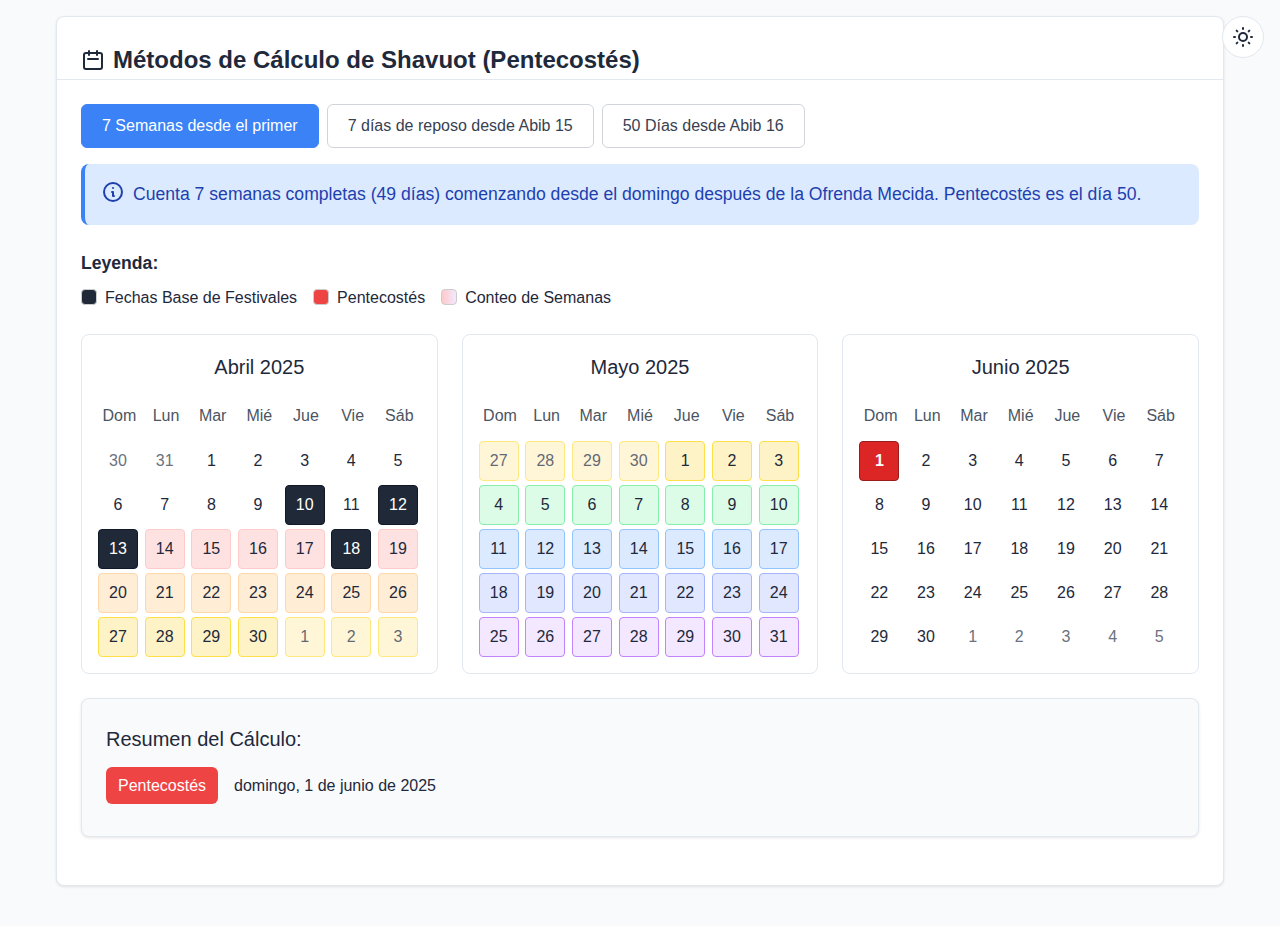
<file: index.html>
<!DOCTYPE html>
<html lang="es">

<head>
    <meta charset="UTF-8">
    <meta name="viewport" content="width=device-width, initial-scale=1.0">
    <title>Calendario de Shavuot (Pentecostés) 2025</title>
    <link rel="stylesheet" href="styles.css">
    <script src="main.js" defer></script>
</head>

<body>
    <!-- Theme Toggle Button -->
    <button class="theme-toggle" id="theme-toggle" aria-label="Cambiar tema">
        <svg class="sun-icon" fill="none" stroke="currentColor" viewBox="0 0 24 24">
            <path stroke-linecap="round" stroke-linejoin="round" stroke-width="2"
                d="M12 3v1m0 16v1m9-9h-1M4 12H3m15.364 6.364l-.707-.707M6.343 6.343l-.707-.707m12.728 0l-.707.707M6.343 17.657l-.707.707M16 12a4 4 0 11-8 0 4 4 0 018 0z" />
        </svg>
        <svg class="moon-icon" fill="none" stroke="currentColor" viewBox="0 0 24 24" style="display: none;">
            <path stroke-linecap="round" stroke-linejoin="round" stroke-width="2"
                d="M20.354 15.354A9 9 0 018.646 3.646 9.003 9.003 0 0012 21a9.003 9.003 0 008.354-5.646z" />
        </svg>
    </button>

    <div class="container">
        <div class="card">
            <div class="card-header">
                <h1 class="card-title">
                    <svg class="icon" fill="none" stroke="currentColor" viewBox="0 0 24 24">
                        <path stroke-linecap="round" stroke-linejoin="round" stroke-width="2"
                            d="M8 7V3m8 4V3m-9 8h10M5 21h14a2 2 0 002-2V7a2 2 0 00-2-2H5a2 2 0 00-2 2v12a2 2 0 002 2z" />
                    </svg>
                    Métodos de Cálculo de Shavuot (Pentecostés)
                </h1>
            </div>
            <div class="card-content">
                <!-- Mode Selection -->
                <div class="button-group">
                    <button class="btn active" data-mode="mode1">7 Semanas desde el primer</button>
                    <button class="btn" data-mode="mode2">7 días de reposo desde Abib 15</button>
                    <button class="btn" data-mode="mode3">50 Días desde Abib 16</button>
                </div>

                <div class="info-box">
                    <div class="info-text">
                        <svg class="icon" fill="none" stroke="currentColor" viewBox="0 0 24 24">
                            <path stroke-linecap="round" stroke-linejoin="round" stroke-width="2"
                                d="M13 16h-1v-4h-1m1-4h.01M21 12a9 9 0 11-18 0 9 9 0 0118 0z" />
                        </svg>
                        <span id="mode-description">Cuenta 7 semanas completas (49 días) comenzando desde el primer
                            domingo después de Abib 16. Pentecostés cae en el día 50.</span>
                    </div>
                </div>

                <!-- Legend -->
                <div class="legend">
                    <h4>Leyenda:</h4>
                    <div class="legend-items" id="legend-items">
                        <!-- Legend items will be populated by JavaScript -->
                    </div>
                </div>

                <!-- Calendar Grid -->
                <div class="calendar-grid" id="calendar-grid">
                    <!-- Calendars will be populated by JavaScript -->
                </div>

                <!-- Summary -->
                <div class="card summary">
                    <div class="summary-content">
                        <h4>Resumen del Cálculo:</h4>
                        <div id="summary-content">
                            <!-- Summary will be populated by JavaScript -->
                        </div>
                    </div>
                </div>
            </div>
        </div>
    </div>
</body>

</html>
</file>
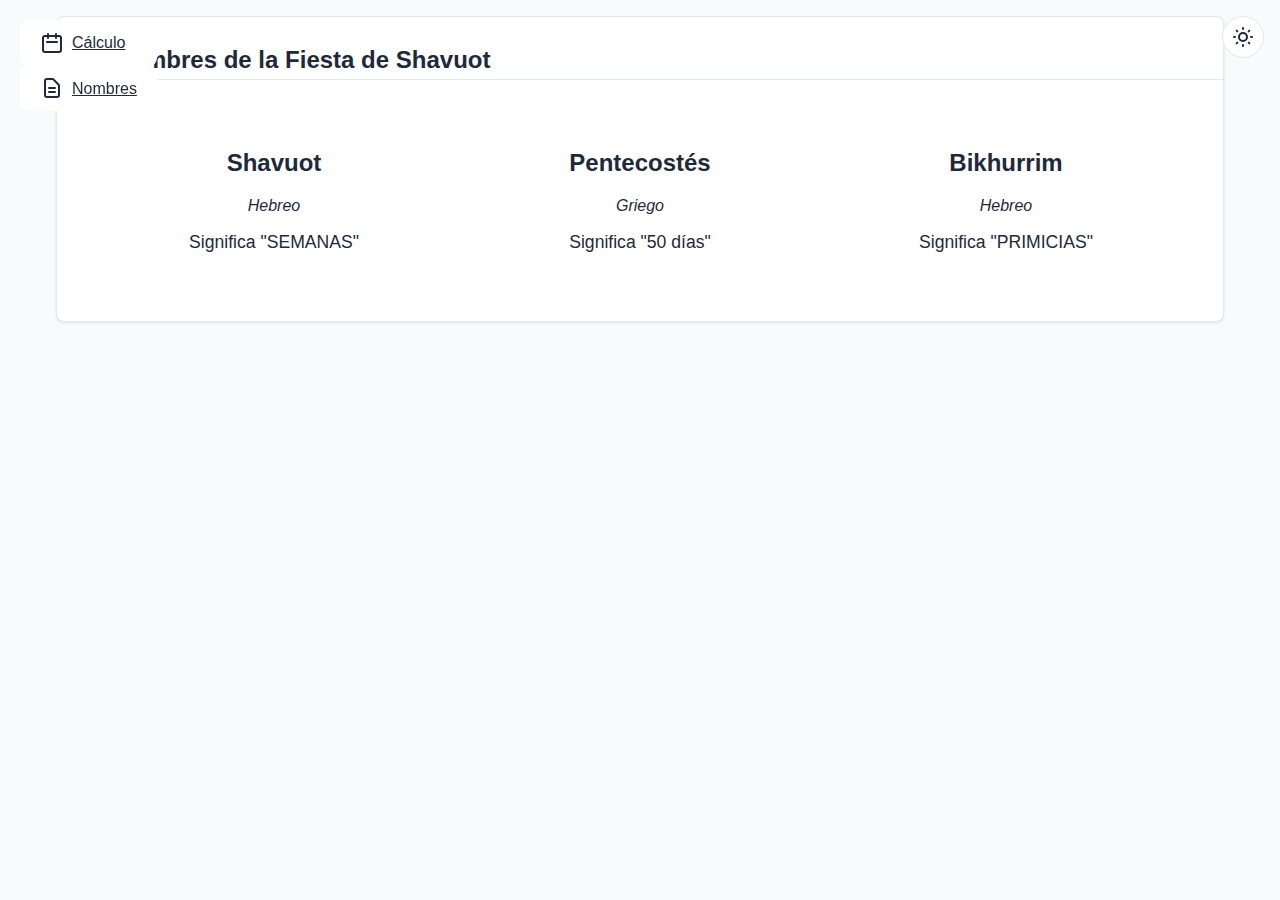
<file: names.html>
<!DOCTYPE html>
<html lang="es">

<head>
    <meta charset="UTF-8">
    <meta name="viewport" content="width=device-width, initial-scale=1.0">
    <title>Nombres de Shavuot</title>
    <link rel="stylesheet" href="styles.css">
    <script src="main.js" defer></script>
</head>

<body>
    <!-- Navigation -->
    <div class="nav-container">
        <a href="index.html" class="nav-button">
            <svg class="icon" fill="none" stroke="currentColor" viewBox="0 0 24 24" width="20" height="20">
                <path stroke-linecap="round" stroke-linejoin="round" stroke-width="2"
                    d="M8 7V3m8 4V3m-9 8h10M5 21h14a2 2 0 002-2V7a2 2 0 00-2-2H5a2 2 0 00-2 2v12a2 2 0 002 2z" />
            </svg>
            Cálculo
        </a>
        <a href="names.html" class="nav-button">
            <svg class="icon" fill="none" stroke="currentColor" viewBox="0 0 24 24" width="20" height="20">
                <path stroke-linecap="round" stroke-linejoin="round" stroke-width="2"
                    d="M9 12h6m-6 4h6m2 5H7a2 2 0 01-2-2V5a2 2 0 012-2h5.586a1 1 0 01.707.293l5.414 5.414a1 1 0 01.293.707V19a2 2 0 01-2 2z" />
            </svg>
            Nombres
        </a>
    </div>

    <!-- Theme Toggle Button -->
    <button class="theme-toggle" id="theme-toggle" aria-label="Cambiar tema">
        <svg class="sun-icon" fill="none" stroke="currentColor" viewBox="0 0 24 24">
            <path stroke-linecap="round" stroke-linejoin="round" stroke-width="2"
                d="M12 3v1m0 16v1m9-9h-1M4 12H3m15.364 6.364l-.707-.707M6.343 6.343l-.707-.707m12.728 0l-.707.707M6.343 17.657l-.707.707M16 12a4 4 0 11-8 0 4 4 0 018 0z" />
        </svg>
        <svg class="moon-icon" fill="none" stroke="currentColor" viewBox="0 0 24 24" style="display: none;">
            <path stroke-linecap="round" stroke-linejoin="round" stroke-width="2"
                d="M20.354 15.354A9 9 0 018.646 3.646 9.003 9.003 0 0012 21a9.003 9.003 0 008.354-5.646z" />
        </svg>
    </button>

    <div class="container">
        <div class="card">
            <div class="card-header">
                <h1 class="card-title">
                    <svg class="icon" fill="none" stroke="currentColor" viewBox="0 0 24 24">
                        <path stroke-linecap="round" stroke-linejoin="round" stroke-width="2"
                            d="M9 12h6m-6 4h6m2 5H7a2 2 0 01-2-2V5a2 2 0 012-2h5.586a1 1 0 01.707.293l5.414 5.414a1 1 0 01.293.707V19a2 2 0 01-2 2z" />
                    </svg>
                    Nombres de la Fiesta de Shavuot
                </h1>
            </div>
            <div class="card-content">
                <div class="names-container">
                    <div class="name-card">
                        <h3>Shavuot</h3>
                        <p class="language">Hebreo</p>
                        <p class="meaning">Significa "SEMANAS"</p>
                    </div>
                    <div class="name-card">
                        <h3>Pentecostés</h3>
                        <p class="language">Griego</p>
                        <p class="meaning">Significa "50 días"</p>
                    </div>
                    <div class="name-card">
                        <h3>Bikhurrim</h3>
                        <p class="language">Hebreo</p>
                        <p class="meaning">Significa "PRIMICIAS"</p>
                    </div>
                </div>
            </div>
        </div>
    </div>
</body>

</html>
</file>
<file: styles.css>
/* Theme variables */
:root {
  --bg-color: #f8fafc;
  --text-color: #1e293b;
  --card-bg: white;
  --card-border: #e2e8f0;
  --btn-bg: white;
  --btn-border: #d1d5db;
  --btn-text: #374151;
  --btn-hover: #f3f4f6;
  --info-bg: #dbeafe;
  --info-border: #3b82f6;
  --info-text: #1e40af;
  --tooltip-bg: #1f2937;
  --tooltip-text: white;
  --summary-bg: #f9fafb;
  --weekday-color: #4b5563;
  --other-month-color: #6b7280;
  --day-hover: #f3f4f6;
  --base-day-bg: #1f2937;
  --base-day-border: #111827;
  --pentecost-bg: #dc2626;
  --pentecost-border: #991b1b;
  --sabbath-bg: #2563eb;
  --sabbath-border: #1e40af;
  --week1-bg: #fee2e2;
  --week1-border: #fecaca;
  --week2-bg: #ffedd5;
  --week2-border: #fed7aa;
  --week3-bg: #fef3c7;
  --week3-border: #fde047;
  --week4-bg: #dcfce7;
  --week4-border: #86efac;
  --week5-bg: #dbeafe;
  --week5-border: #93c5fd;
  --week6-bg: #e0e7ff;
  --week6-border: #a5b4fc;
  --week7-bg: #f3e8ff;
  --week7-border: #c084fc;
}

[data-theme="dark"] {
  --bg-color: #1a1a1a;
  --text-color: #e5e7eb;
  --card-bg: #2d2d2d;
  --card-border: #404040;
  --btn-bg: #404040;
  --btn-border: #4a4a4a;
  --btn-text: #e5e7eb;
  --btn-hover: #4a4a4a;
  --info-bg: #1e3a8a;
  --info-border: #3b82f6;
  --info-text: #e5e7eb;
  --tooltip-bg: #e5e7eb;
  --tooltip-text: #1a1a1a;
  --summary-bg: #2d2d2d;
  --weekday-color: #9ca3af;
  --other-month-color: #6b7280;
  --day-hover: #404040;
  --base-day-bg: #374151;
  --base-day-border: #1f2937;
  --pentecost-bg: #dc2626;
  --pentecost-border: #991b1b;
  --sabbath-bg: #2563eb;
  --sabbath-border: #1e40af;
  --week1-bg: #7f1d1d;
  --week1-border: #991b1b;
  --week2-bg: #92400e;
  --week2-border: #78350f;
  --week3-bg: #854d0e;
  --week3-border: #713f12;
  --week4-bg: #166534;
  --week4-border: #14532d;
  --week5-bg: #1e40af;
  --week5-border: #1e3a8a;
  --week6-bg: #3730a3;
  --week6-border: #312e81;
  --week7-bg: #6b21a8;
  --week7-border: #581c87;
}

* {
  margin: 0;
  padding: 0;
  box-sizing: border-box;
}

body {
  font-family: -apple-system, BlinkMacSystemFont, "Segoe UI", Roboto, sans-serif;
  background-color: var(--bg-color);
  color: var(--text-color);
  line-height: 1.6;
  transition: background-color 0.3s, color 0.3s;
  font-size: 16px;
}

.container {
  max-width: 1200px;
  margin: 0 auto;
  padding: 1rem;
}

.card {
  background: var(--card-bg);
  border-radius: 0.5rem;
  box-shadow: 0 1px 3px rgba(0, 0, 0, 0.1);
  margin-bottom: 1.5rem;
  border: 1px solid var(--card-border);
  transition: background-color 0.3s, border-color 0.3s;
}

.card-header {
  padding: 1.5rem 1.5rem 0;
  border-bottom: 1px solid var(--card-border);
  margin-bottom: 1.5rem;
}

.card-title {
  display: flex;
  align-items: center;
  gap: 0.5rem;
  font-size: 1.5rem;
  font-weight: 600;
  color: var(--text-color);
}

.card-content {
  padding: 0 1.5rem 1.5rem;
}

.icon {
  width: 1.5rem;
  height: 1.5rem;
}

.button-group {
  display: flex;
  flex-wrap: wrap;
  gap: 0.5rem;
  margin-bottom: 1rem;
}

.btn {
  padding: 0.75rem 1.25rem;
  border: 1px solid var(--btn-border);
  border-radius: 0.375rem;
  background: var(--btn-bg);
  color: var(--btn-text);
  cursor: pointer;
  font-size: 1rem;
  transition: all 0.2s;
}

.btn:hover {
  background: var(--btn-hover);
}

.btn.active {
  background: #3b82f6;
  color: white;
  border-color: #3b82f6;
}

.info-box {
  background: var(--info-bg);
  padding: 1rem;
  border-radius: 0.5rem;
  margin: 1rem 0;
  border-left: 4px solid var(--info-border);
  transition: background-color 0.3s;
}

.info-text {
  font-size: 1.1rem;
  color: var(--info-text);
  display: flex;
  align-items: flex-start;
  gap: 0.5rem;
}

.legend {
  margin: 1.5rem 0;
}

.legend h4 {
  font-size: 1.1rem;
  font-weight: 600;
  margin-bottom: 0.5rem;
}

.legend-items {
  display: flex;
  flex-wrap: wrap;
  gap: 1rem;
}

.legend-item {
  display: flex;
  align-items: center;
  gap: 0.5rem;
  font-size: 1rem;
}

.legend-color {
  width: 1rem;
  height: 1rem;
  border-radius: 0.25rem;
  border: 1px solid #ccc;
}

.calendar-grid {
  display: grid;
  grid-template-columns: repeat(auto-fit, minmax(280px, 1fr));
  gap: 1.5rem;
  margin: 1.5rem 0;
}

.calendar-month {
  background: var(--card-bg);
  border-radius: 0.5rem;
  padding: 1rem;
  border: 1px solid var(--card-border);
  transition: background-color 0.3s, border-color 0.3s;
}

.month-title {
  text-align: center;
  font-weight: 500;
  margin-bottom: 1rem;
  font-size: 1.25rem;
}

.weekdays {
  display: grid;
  grid-template-columns: repeat(7, 1fr);
  gap: 0.25rem;
  margin-bottom: 0.5rem;
}

.weekday {
  text-align: center;
  font-size: 1rem;
  font-weight: 500;
  color: var(--weekday-color);
  padding: 0.25rem;
}

.days-grid {
  display: grid;
  grid-template-columns: repeat(7, 1fr);
  gap: 0.25rem;
}

.day {
  height: 2.5rem;
  width: 2.5rem;
  display: flex;
  align-items: center;
  justify-content: center;
  font-size: 1rem;
  border: 1px solid transparent;
  border-radius: 0.25rem;
  cursor: pointer;
  position: relative;
}

.day:hover {
  background: var(--day-hover);
}

.day.other-month {
  color: var(--other-month-color);
}

.day.other-month.special {
  opacity: 0.7;
}

/* Special day styles */
.day.base {
  background: var(--base-day-bg);
  color: white;
  border-color: var(--base-day-border);
}

.day.pentecost {
  background: var(--pentecost-bg);
  color: white;
  border-color: var(--pentecost-border);
  font-weight: bold;
}

.day.sabbath {
  background: var(--sabbath-bg);
  color: white;
  border-color: var(--sabbath-border);
}

.day.counting.week1 {
  background: var(--week1-bg);
  border-color: var(--week1-border);
  color: var(--text-color);
}

.day.counting.week2 {
  background: var(--week2-bg);
  border-color: var(--week2-border);
  color: var(--text-color);
}

.day.counting.week3 {
  background: var(--week3-bg);
  border-color: var(--week3-border);
  color: var(--text-color);
}

.day.counting.week4 {
  background: var(--week4-bg);
  border-color: var(--week4-border);
  color: var(--text-color);
}

.day.counting.week5 {
  background: var(--week5-bg);
  border-color: var(--week5-border);
  color: var(--text-color);
}

.day.counting.week6 {
  background: var(--week6-bg);
  border-color: var(--week6-border);
  color: var(--text-color);
}

.day.counting.week7 {
  background: var(--week7-bg);
  border-color: var(--week7-border);
  color: var(--text-color);
}

.summary {
  background: var(--summary-bg);
  border-radius: 0.5rem;
  transition: background-color 0.3s;
}

.summary-content {
  padding: 1.5rem;
}

.summary h4 {
  font-weight: 500;
  margin-bottom: 0.75rem;
  font-size: 1.25rem;
}

.badge {
  display: inline-flex;
  align-items: center;
  padding: 0.375rem 0.75rem;
  border-radius: 0.375rem;
  font-size: 1rem;
  font-weight: 500;
  background: #ef4444;
  color: white;
  margin-right: 0.5rem;
}

.tooltip {
  position: absolute;
  background: var(--tooltip-bg);
  color: var(--tooltip-text);
  padding: 0.75rem;
  border-radius: 0.375rem;
  font-size: 1rem;
  z-index: 1000;
  pointer-events: none;
  opacity: 0;
  transition: opacity 0.2s;
  white-space: nowrap;
  bottom: 100%;
  left: 50%;
  transform: translateX(-50%);
  margin-bottom: 0.25rem;
}

.tooltip:before {
  content: "";
  position: absolute;
  top: 100%;
  left: 50%;
  transform: translateX(-50%);
  border: 0.25rem solid transparent;
  border-top-color: var(--tooltip-bg);
}

.day:hover .tooltip {
  opacity: 1;
}

@media (max-width: 768px) {
  .container {
    padding: 0.5rem;
  }

  .btn {
    font-size: 0.9rem;
    padding: 0.5rem 1rem;
  }

  .day {
    height: 2.25rem;
    width: 2.25rem;
    font-size: 0.9rem;
  }

  .tooltip {
    font-size: 0.9rem;
    padding: 0.5rem;
  }
}

/* Theme toggle button */
.theme-toggle {
  position: absolute;
  top: 1rem;
  right: 1rem;
  padding: 0.5rem;
  border-radius: 50%;
  background: var(--card-bg);
  border: 1px solid var(--card-border);
  cursor: pointer;
  display: flex;
  align-items: center;
  justify-content: center;
  transition: all 0.3s;
  z-index: 1000;
}

.theme-toggle:hover {
  background: var(--btn-hover);
}

.theme-toggle svg {
  width: 1.5rem;
  height: 1.5rem;
  color: var(--text-color);
}

/* Navigation */
.nav-container {
  position: fixed;
  top: 20px;
  left: 20px;
  z-index: 1000;
}

.nav-button {
  background-color: var(--card-bg);
  border: 1px solid var(--border-color);
  color: var(--text-color);
  padding: 10px 20px;
  border-radius: 8px;
  cursor: pointer;
  display: flex;
  align-items: center;
  gap: 8px;
  transition: all 0.3s ease;
}

.nav-button:hover {
  background-color: var(--hover-color);
}

/* Names Page Styles */
.names-container {
  display: grid;
  grid-template-columns: repeat(auto-fit, minmax(250px, 1fr));
  gap: 20px;
  padding: 20px;
}

.name-card {
  background-color: var(--card-bg);
  border: 1px solid var(--border-color);
  border-radius: 12px;
  padding: 20px;
  text-align: center;
  transition: transform 0.3s ease;
}

.name-card:hover {
  transform: translateY(-5px);
}

.name-card h3 {
  color: var(--primary-color);
  margin-bottom: 10px;
  font-size: 1.5em;
}

.name-card .language {
  color: var(--text-secondary);
  font-style: italic;
  margin-bottom: 10px;
}

.name-card .meaning {
  font-size: 1.1em;
  color: var(--text-color);
}
</file>
